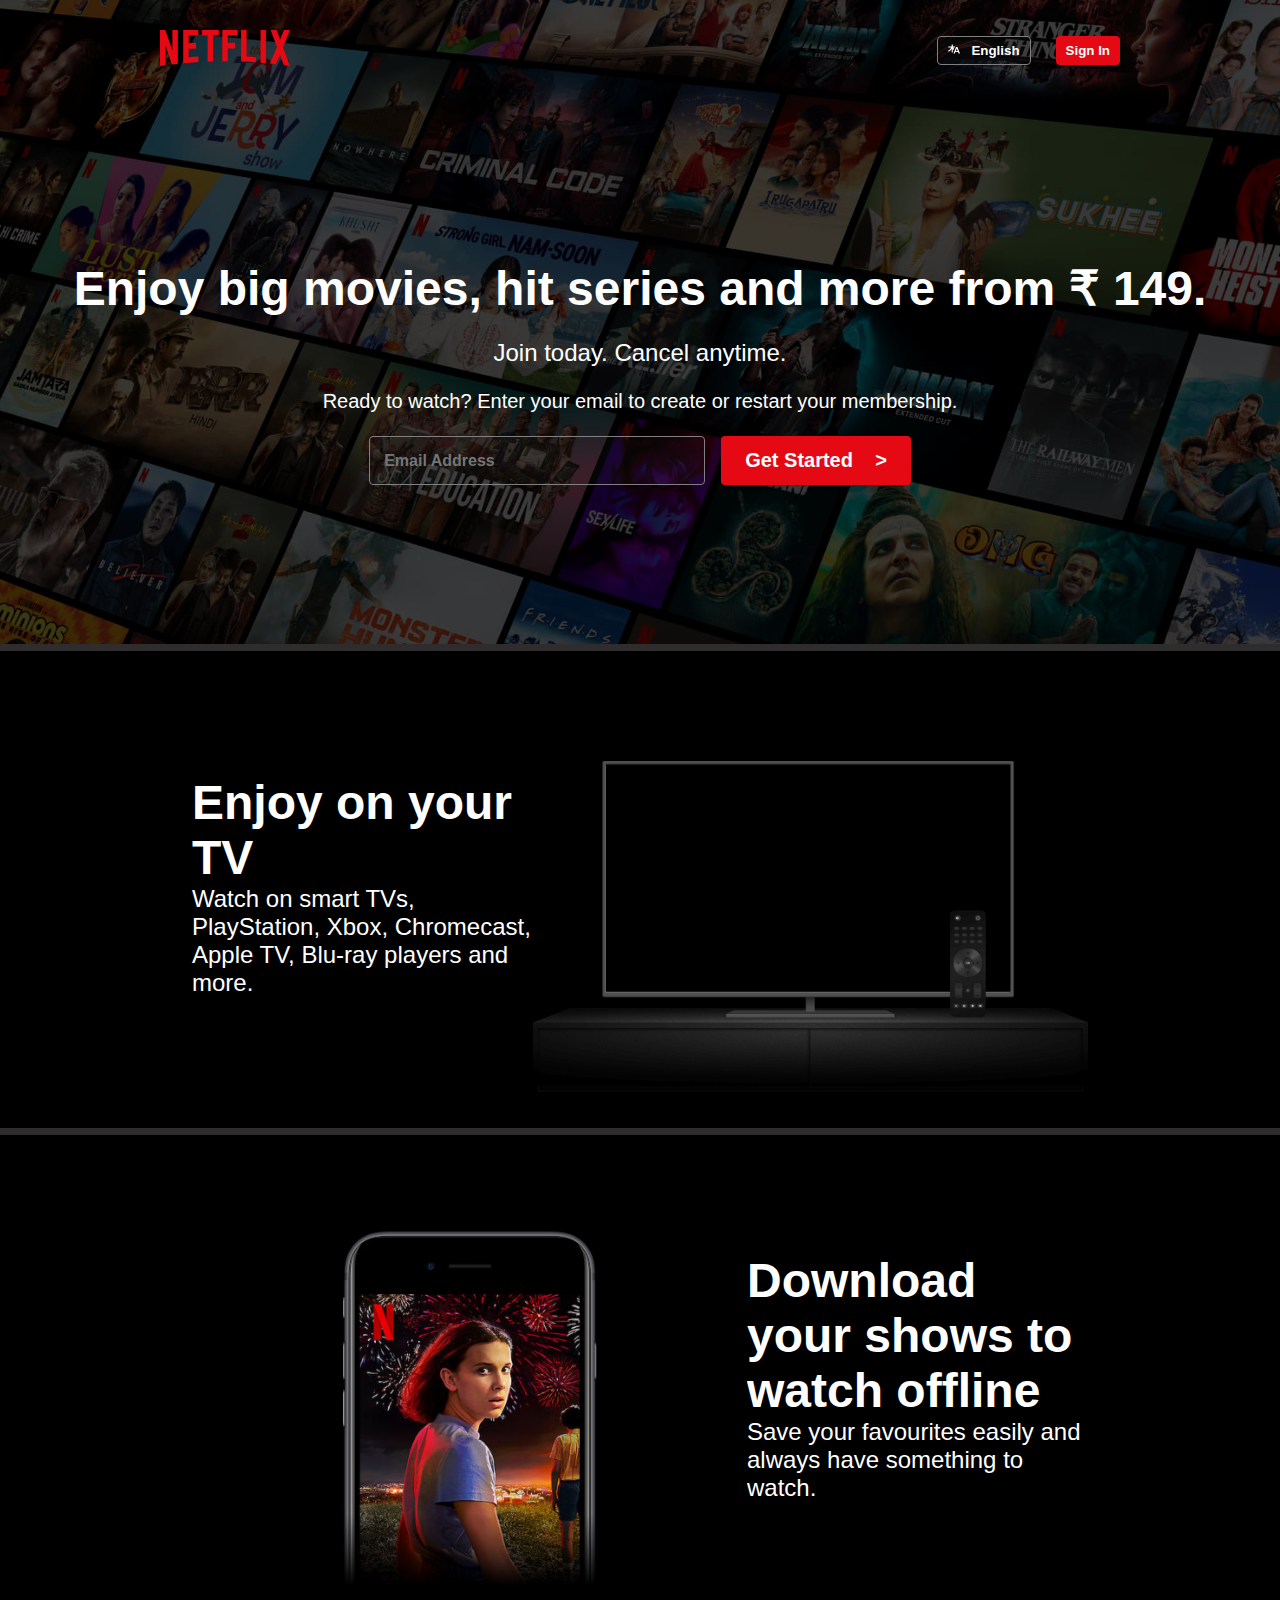
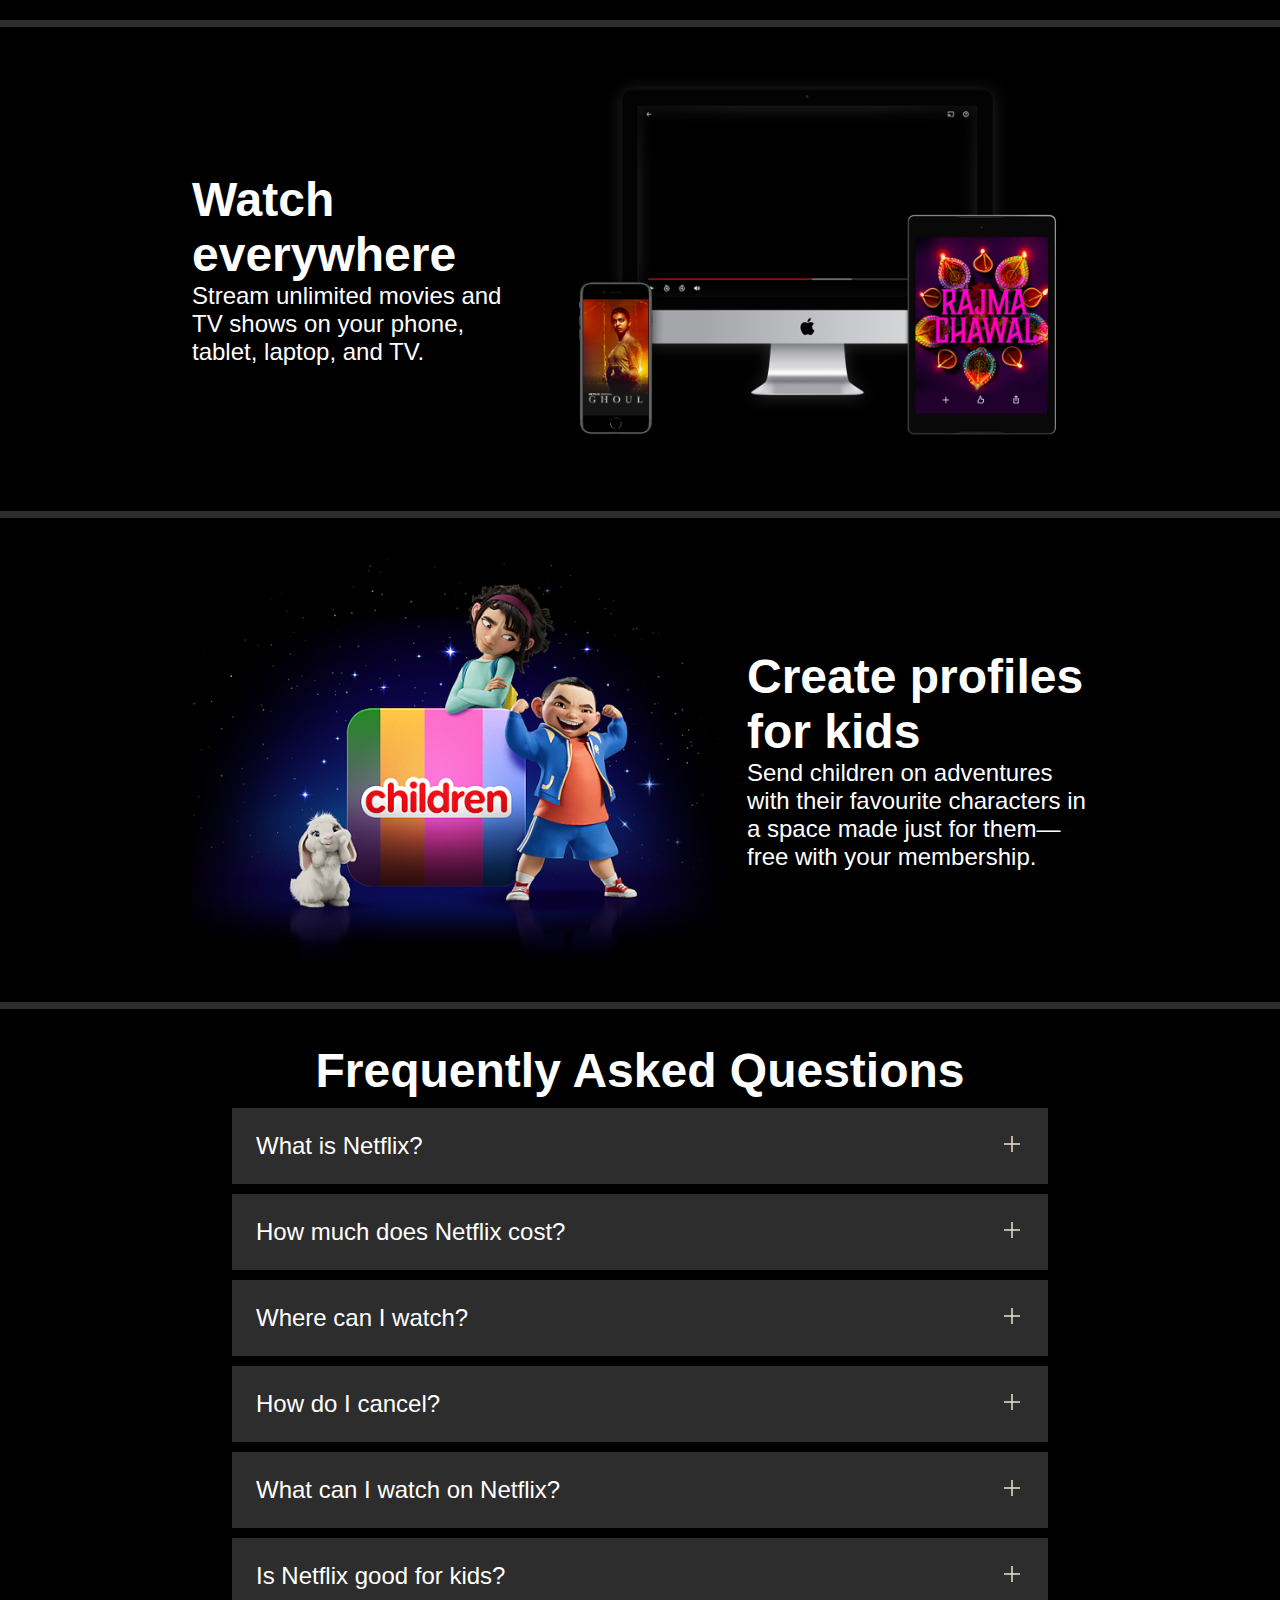
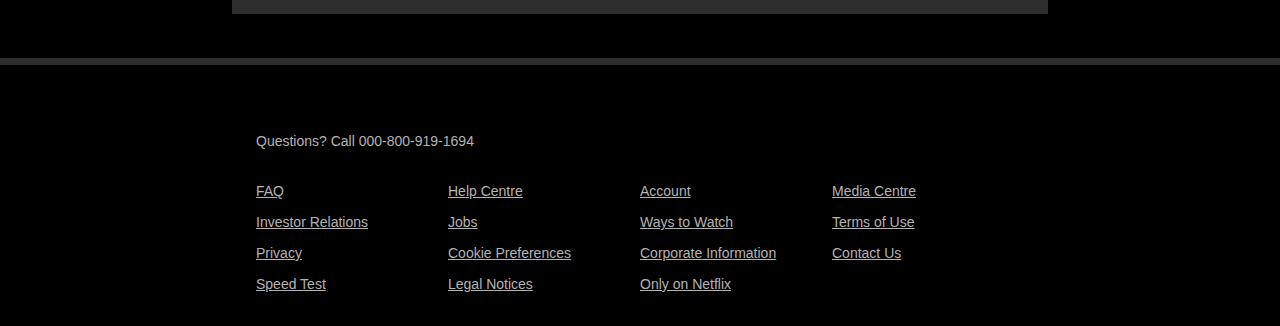
<file: index.html>
<!DOCTYPE html>
<html lang="en">

<head>
    <meta name="google-site-verification" content="2ty_hN5vu_77XO0UoeSt23yD5_IhufGsMsoU2-JM640" />
    <meta charset="UTF-8" />
    <meta name="viewport" content="width=device-width, initial-scale=1.0" />
    <title>Netflix India – Watch TV Shows Online, Watch Movies Online</title>
    <link rel="stylesheet" href="style.css" />
</head>

<body>
    <div class="main">
        <nav>
            <span><img width="53" src="images/Logo.svg" alt=""></span>
            <div class="navDiv">
                <button class="btn">
                    <img class="langLogos" src="images/langLogo.svg" alt=""> &nbsp; English</button>
                <button class="btn btn-red-sm">Sign In</button>
            </div>
        </nav>
        <div class="box">
        </div>
        <div class="hero">
            <span>Enjoy big movies, hit series and more from ₹&nbsp;149.</span>
            <span>Join today. Cancel anytime.</span>
            <span>Ready to watch? Enter your email to create or restart your membership.</span>
            <div class="hero-buttons">
                <input type="text" placeholder="Email Address">
                <button class="btn btn-red">Get Started &nbsp;&nbsp; &gt;</button>
            </div>
        </div>

        <div class="separation"></div>

    </div>

    <section class="first">
        <div>
            <span>Enjoy on your TV</span>
            <span>Watch on smart TVs, PlayStation, Xbox, Chromecast, Apple TV, Blu-ray players and more. </span>
        </div>
        <div class="secImg">
            <img src="images/tv.png" alt="">
            <video src="https://assets.nflxext.com/ffe/siteui/acquisition/ourStory/fuji/desktop/video-tv-in-0819.m4v"
                autoplay loop muted></video>
        </div>
    </section>
    <div class="separation"></div>

    <section class="first second">
        <div class="secImg">
            <img src="images/StrangThingBack.jpg" alt="">
            <!-- <img width="50px" src="images/strangThingTop.png" alt=""> -->
        </div>
        <div>
            <span>Download your shows to watch offline</span>
            <span>Save your favourites easily and always have something to watch. </span>
        </div>
    </section>
    <div class="separation"></div>

    <section class="first third">
        <div>
            <span>Watch everywhere</span>
            <span>Stream unlimited movies and TV shows on your phone, tablet, laptop, and TV. </span>
        </div>
        <div class="secImg2">
            <img src="images/rajmaChawal.png" alt="">
            <video src="https://assets.nflxext.com/ffe/siteui/acquisition/ourStory/fuji/desktop/video-devices-in.m4v"
                autoplay loop muted></video>
        </div>
    </section>
    <div class="separation"></div>

    <section class="first fourth">
        <div class="secImg">
            <img src="images/child.png" alt="">
        </div>
        <div>
            <span>Create profiles for kids</span>
            <span>Send children on adventures with their favourite characters in a space made just for them—free with
                your membership. </span>
        </div>
    </section>
    <div class="separation"></div>

    <section class="faq">
        <h2>Frequently Asked Questions</h2>
        <div class="faqbox">
            <span>What is Netflix?</span>
            <svg width="24" height="24" viewBox="0 0 24 24" fill="none" xmlns="http://www.w3.org/2000/svg">
                <path d="M12 4V20" stroke="#141B34" stroke-width="1.5" stroke-linejoin="round" />
                <path d="M4 12H20" stroke="#141B34" stroke-width="1.5" stroke-linejoin="round" />
            </svg>
        </div>
        <div class="faqbox">
            <span>How much does Netflix cost?</span>
            <svg width="24" height="24" viewBox="0 0 24 24" fill="none" xmlns="http://www.w3.org/2000/svg">
                <path d="M12 4V20" stroke="#141B34" stroke-width="1.5" stroke-linejoin="round" />
                <path d="M4 12H20" stroke="#141B34" stroke-width="1.5" stroke-linejoin="round" />
            </svg>
        </div>
        <div class="faqbox">
            <span>Where can I watch?</span>
            <svg width="24" height="24" viewBox="0 0 24 24" fill="none" xmlns="http://www.w3.org/2000/svg">
                <path d="M12 4V20" stroke="#141B34" stroke-width="1.5" stroke-linejoin="round" />
                <path d="M4 12H20" stroke="#141B34" stroke-width="1.5" stroke-linejoin="round" />
            </svg>
        </div>
        <div class="faqbox">
            <span>How do I cancel?</span>
            <svg width="24" height="24" viewBox="0 0 24 24" fill="none" xmlns="http://www.w3.org/2000/svg">
                <path d="M12 4V20" stroke="#141B34" stroke-width="1.5" stroke-linejoin="round" />
                <path d="M4 12H20" stroke="#141B34" stroke-width="1.5" stroke-linejoin="round" />
            </svg>
        </div>
        <div class="faqbox">
            <span>What can I watch on Netflix?</span>
            <svg width="24" height="24" viewBox="0 0 24 24" fill="none" xmlns="http://www.w3.org/2000/svg">
                <path d="M12 4V20" stroke="#141B34" stroke-width="1.5" stroke-linejoin="round" />
                <path d="M4 12H20" stroke="#141B34" stroke-width="1.5" stroke-linejoin="round" />
            </svg>
        </div>
        <div class="faqbox">
            <span>Is Netflix good for kids?</span>
            <svg width="24" height="24" viewBox="0 0 24 24" fill="none" xmlns="http://www.w3.org/2000/svg">
                <path d="M12 4V20" stroke="#141B34" stroke-width="1.5" stroke-linejoin="round" />
                <path d="M4 12H20" stroke="#141B34" stroke-width="1.5" stroke-linejoin="round" />
            </svg>
        </div>
    </section>
    <div class="separation"></div>

    <footer>
        <div class="questions">
            Questions? Call 000-800-919-1694
        </div>
        <div class="footer">
            <div class="footer-item">
                <a href="faq">FAQ</a>
                <a href="faq">Investor Relations</a>
                <a href="faq">Privacy</a>
                <a href="faq">Speed Test</a>
            </div>
            
            <div class="footer-item">
                <a href="faq">Help Centre</a>
                <a href="faq">Jobs</a>
                <a href="faq">Cookie Preferences</a>
                <a href="faq">Legal Notices</a>
            </div>
            <div class="footer-item">
                <a href="faq">Account</a>
                <a href="faq">Ways to Watch</a>
                <a href="faq">Corporate Information</a>
                <a href="faq">Only on Netflix</a>
            </div>
            
            <div class="footer-item">
                <a href="faq">Media Centre</a>
                <a href="faq">Terms of Use</a>
                <a href="faq">Contact Us</a>
            </div>
        </div>
    </footer>
</body>

</html>
</file>
<file: style.css>
* {
    padding: 0;
    margin: 0;
    font-family: 'Netflix Sans', 'Poppins', sans-serif;
}

body {
    background-color: black;
}

.main {
    background-image: url("images/main_bg.jpg");
    background-position: center center;
    background-size: max(1200px, 100vw);
    background-repeat: no-repeat;
    height: 644px;
    position: relative;
}

.main .box {
    height: 644px;
    width: 100%;
    opacity: 0.69;
    position: absolute;
    top: 0;
    background-color: black;
}

nav {
    max-width: 75vw;
    justify-content: space-between;
    margin: auto;
    display: flex;
    align-items: center;
    height: 100px;
}

nav img {
    color: #e50914;
    width: 130px;
    position: relative;
    z-index: 10;
}

.navDiv{
    display: inline-flex;/*for having space between English and Sign In Button*/
    gap: 25px;
}

.langLogos{
    color: white;
    width: 12px;
}

nav button {
    position: relative;
    z-index: 10;
}

.hero {
    font-family: 'Martel Sans', sans-serif;
    height: calc(100% - 100px);
    display: flex;
    align-items: center;
    justify-content: center;
    flex-direction: column;
    color: white;
    position: relative;
    gap: 23px;
    padding: 0 30px;
}

.hero> :nth-child(1) {
    font-family: 'Poppins', sans-serif;
    font-weight: bolder;
    font-size: 48px;
    text-align: center;
}

.hero> :nth-child(2) {
    font-weight: 400;
    font-size: 24px;
    text-align: center;
}

.hero> :nth-child(3) {
    font-weight: 400;
    font-size: 20px;
    text-align: center;
}

.separation {
    height: 7px;
    background-color: rgb(46, 44, 44);
    position: relative;
    z-index: 20;
}

.btn{
    padding: 6px 10px;
    font-weight: 600;
    background-color: rgba(248, 243, 243, 0.021);
    color: white;
    border-radius: 4px;
    border: 1px solid gray;
    cursor: pointer;
}

.btn-red{
    background-color: rgb(229, 9, 20);
    color: white;
    padding: 13px 24px;
    font-size: 20px;
    font-weight: 600;
    border-radius: 4px;
    border: none;
}

.btn-red-sm{
    background-color: rgb(229, 9, 20);
    color: white;
    border: none;
}

.main input{
    background-color: rgba(248, 243, 243, 0.021);
    padding: 15px 101px 14px 14px;;
    font-size: 16px;
    font-weight: 600;
    border-radius: 4px;
    border: 1px solid gray; 
    color: white;
}

.hero-buttons {
    display: flex;
    align-items: center;
    justify-content: center;
    gap: 16px;
}

.first{
    display: flex;
    justify-content: center;
    max-width: 70vw;
    margin: auto;
    color: white;
    align-items: center;
}

.secImg {
    position: relative;
}

.secImg img {
    width: 555px;
    position: relative;
    z-index: 10;
}

.secImg video {
    position: absolute;
    top: 121px;
    right: 78px;
    width: 402px;
}

section.first>div {
    display: flex;
    flex-direction: column;
    padding: 34px 0;
}

section.first>div :nth-child(1) {
    font-size: 48px;
    font-weight: bolder;
}

section.first>div :nth-child(2) {
    font-size: 24px;
}

.secImg2 {
    position: relative;
}

.secImg2 img {
    width: 555px;
    position: relative;
    z-index: 10;
}

.secImg2 video {
    position: absolute;
    top: 68px;
    right: 104px;
    width: 350px;
}

.faq h2{
    text-align: center;
    font-size: 48px;
}

.faq {
    background: black;
    color: white;
    padding: 34px;
}

.faqbox:hover {
    background-color: #414141;
    color: white;
}

.faqbox svg {
    filter: invert(1);
}

.faqbox{
    transition: all 1s ease-out;
    font-size: 24px;
    display: flex;
    justify-content: space-between;
    background-color: #2d2d2d;
    padding: 24px;
    max-width: 60vw;
    margin: 10px auto;
    cursor: pointer;
}

footer{
    color: #b3b3b3;
    max-width: 60vw;
    margin: auto;
    padding: 34px;
}

footer .questions{
    padding: 34px 0;
    font-size: 14px;
}

footer a{
    font-size: 14px;
    color: #b3b3b3;
}

.footer{
    display: grid;
    grid-template-columns: repeat(4, 1fr);
    color: #b3b3b3;
}

.footer-item{
    display: flex;
    flex-direction: column;
    gap: 15px;
}

@media screen and (max-width : 1100px){

    nav{
        max-width: 90vw;
    }

    .first{
        flex-wrap: wrap;
    }

    .secImg img {
        width: 305px;
    }

    .secImg video {
        width: 230px;
        position: absolute;
        top: 81px;
        right: 35px;
    }

    .hero> :nth-child(1) {
        font-size: 32px;
    }

    .hero> :nth-child(2) {
        font-size: 18px;
    }

    .hero> :nth-child(3) {
        font-size: 18px;
    }

    .hero-buttons {
        display: flex;
        flex-direction: column;
        align-items: center;
        justify-content: center;
        gap: 16px;
    }

    .faq h2 {
        text-align: center;
        font-size: 32px;
    }

    footer {
        max-width: 90vw;
        padding: 75px 0;
    }

    .footer-item{
        align-items: center;
    }
}

@media screen and (max-width: 1100px) {
    .footer {
        display: grid;
        grid-template-columns: 1fr 1fr;
        gap: 25px;
    }
}
</file>
